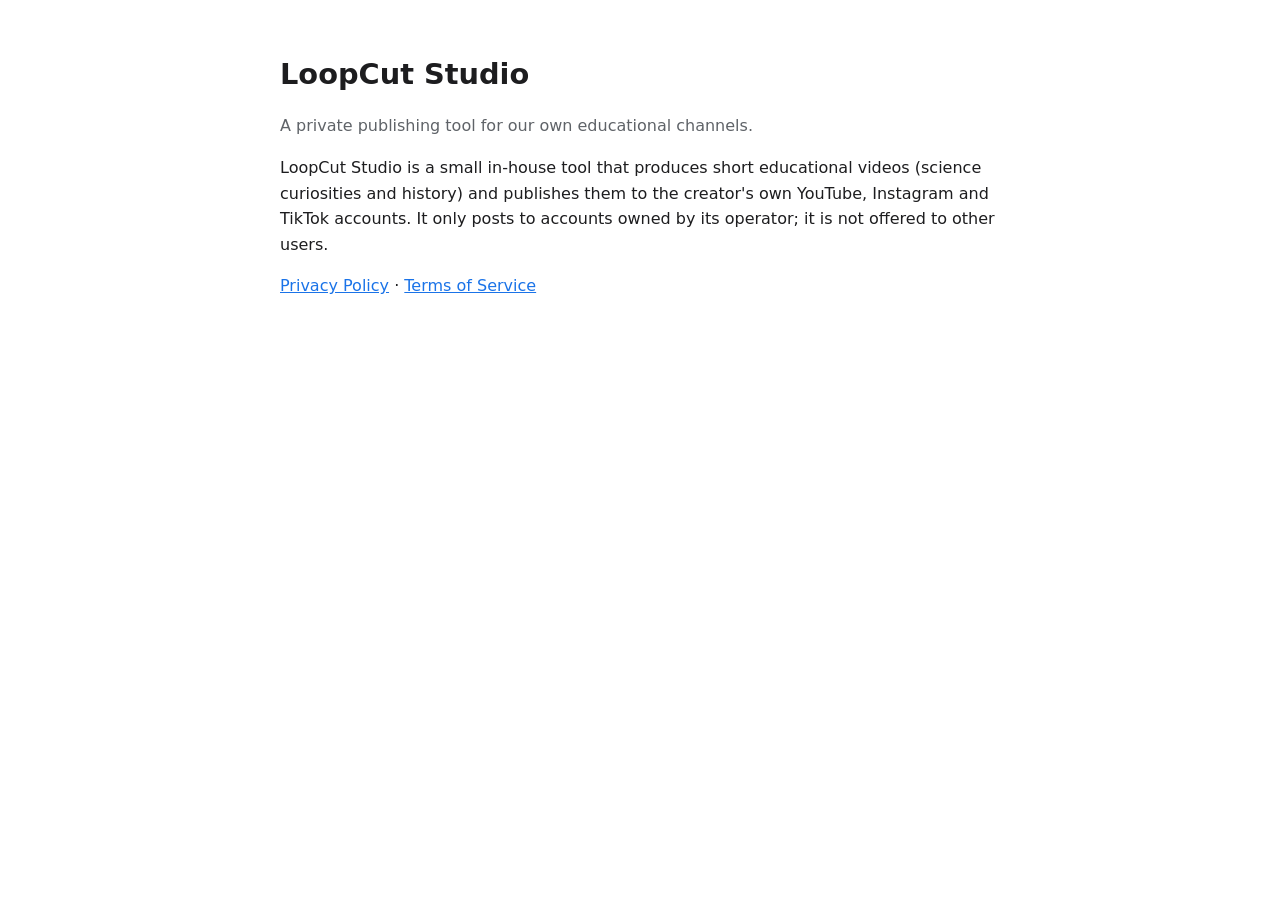
<file: index.html>
<!doctype html>
<html lang="en">
<head>
<meta charset="utf-8">
<meta name="viewport" content="width=device-width, initial-scale=1">
<title>LoopCut Studio</title>
<link rel="stylesheet" href="style.css">
</head>
<body>
<main>
<h1>LoopCut Studio</h1>
<p class="muted">A private publishing tool for our own educational channels.</p>
<p>LoopCut Studio is a small in-house tool that produces short educational videos (science curiosities and history)
and publishes them to the creator's own YouTube, Instagram and TikTok accounts. It only posts to accounts owned by
its operator; it is not offered to other users.</p>
<p><a href="privacy.html">Privacy Policy</a> · <a href="terms.html">Terms of Service</a></p>
</main>
</body>
</html>
</file>
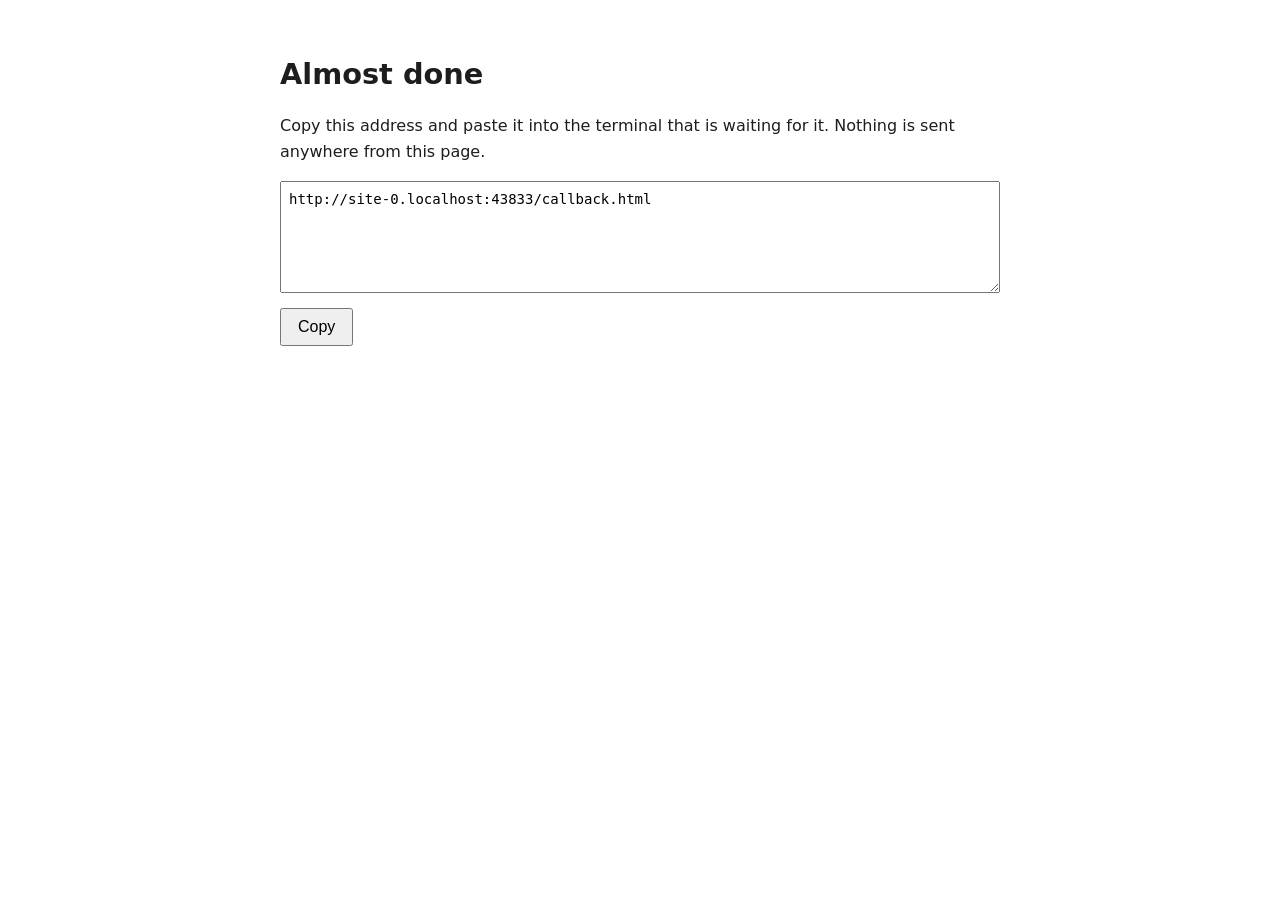
<file: callback.html>
<!doctype html>
<html lang="en">
<head>
<meta charset="utf-8">
<meta name="viewport" content="width=device-width, initial-scale=1">
<meta name="robots" content="noindex">
<meta name="referrer" content="no-referrer">
<title>Login complete</title>
<link rel="stylesheet" href="style.css">
</head>
<body>
<main>
<h1>Almost done</h1>
<p>Copy this address and paste it into the terminal that is waiting for it. Nothing is sent anywhere from this page.</p>
<textarea id="url" readonly></textarea>
<button id="copy" type="button">Copy</button>
<p id="note" class="muted"></p>
</main>
<script>
  const box = document.getElementById("url");
  box.value = window.location.href;
  document.getElementById("copy").addEventListener("click", async () => {
    try { await navigator.clipboard.writeText(box.value); document.getElementById("note").textContent = "Copied."; }
    catch (e) { box.select(); document.getElementById("note").textContent = "Press Ctrl+C to copy."; }
  });
</script>
</body>
</html>
</file>
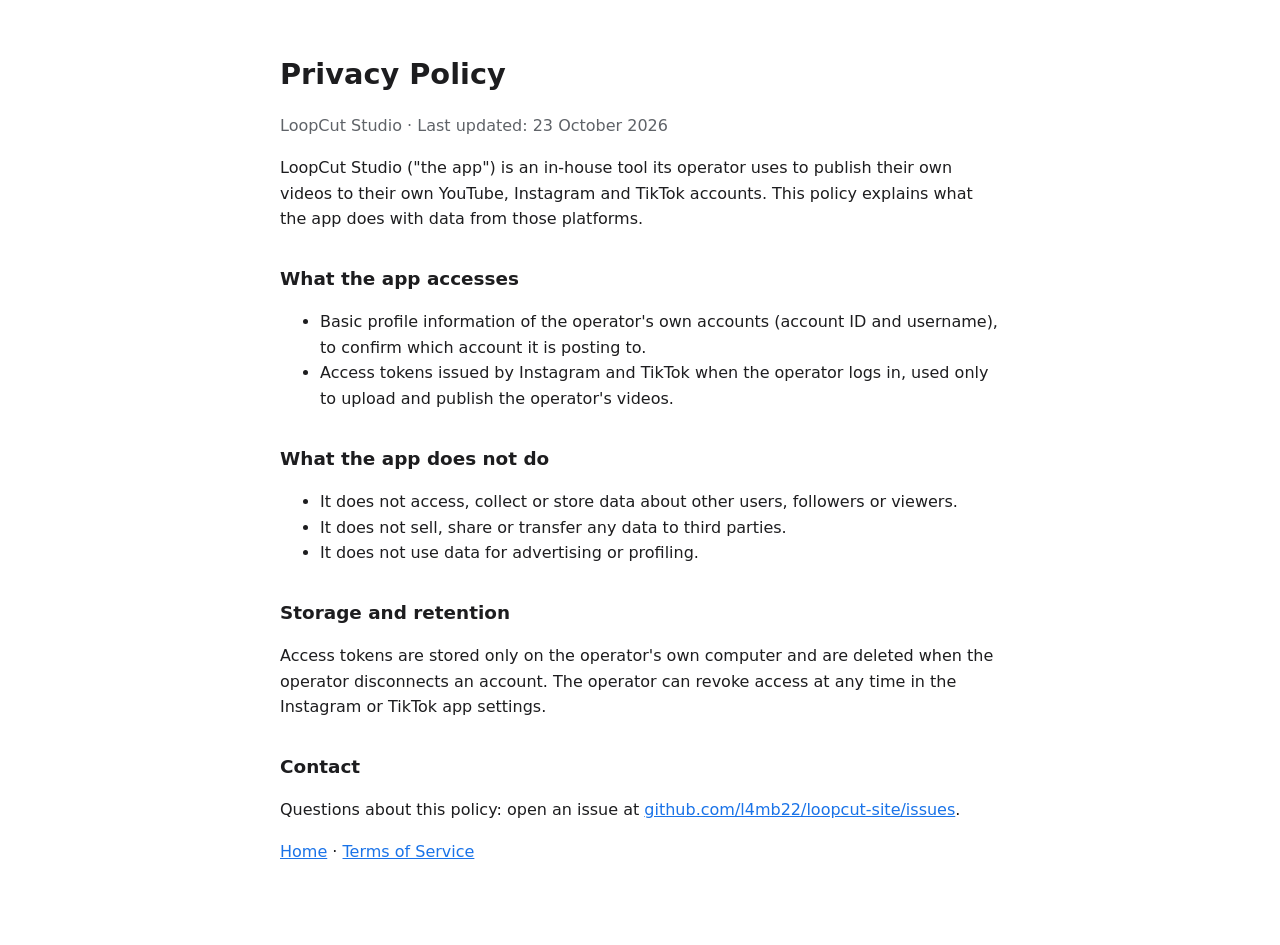
<file: privacy.html>
<!doctype html>
<html lang="en">
<head>
<meta charset="utf-8">
<meta name="viewport" content="width=device-width, initial-scale=1">
<title>Privacy Policy</title>
<link rel="stylesheet" href="style.css">
</head>
<body>
<main>
<h1>Privacy Policy</h1>
<p class="muted">LoopCut Studio · Last updated: 23 October 2026</p>

<p>LoopCut Studio ("the app") is an in-house tool its operator uses to publish their own videos to their own
YouTube, Instagram and TikTok accounts. This policy explains what the app does with data from those platforms.</p>

<h2>What the app accesses</h2>
<ul>
<li>Basic profile information of the operator's own accounts (account ID and username), to confirm which account
it is posting to.</li>
<li>Access tokens issued by Instagram and TikTok when the operator logs in, used only to upload and publish the
operator's videos.</li>
</ul>

<h2>What the app does not do</h2>
<ul>
<li>It does not access, collect or store data about other users, followers or viewers.</li>
<li>It does not sell, share or transfer any data to third parties.</li>
<li>It does not use data for advertising or profiling.</li>
</ul>

<h2>Storage and retention</h2>
<p>Access tokens are stored only on the operator's own computer and are deleted when the operator disconnects an
account. The operator can revoke access at any time in the Instagram or TikTok app settings.</p>

<h2>Contact</h2>
<p>Questions about this policy: open an issue at
<a href="https://github.com/l4mb22/loopcut-site/issues">github.com/l4mb22/loopcut-site/issues</a>.</p>

<p><a href="index.html">Home</a> · <a href="terms.html">Terms of Service</a></p>
</main>
</body>
</html>
</file>
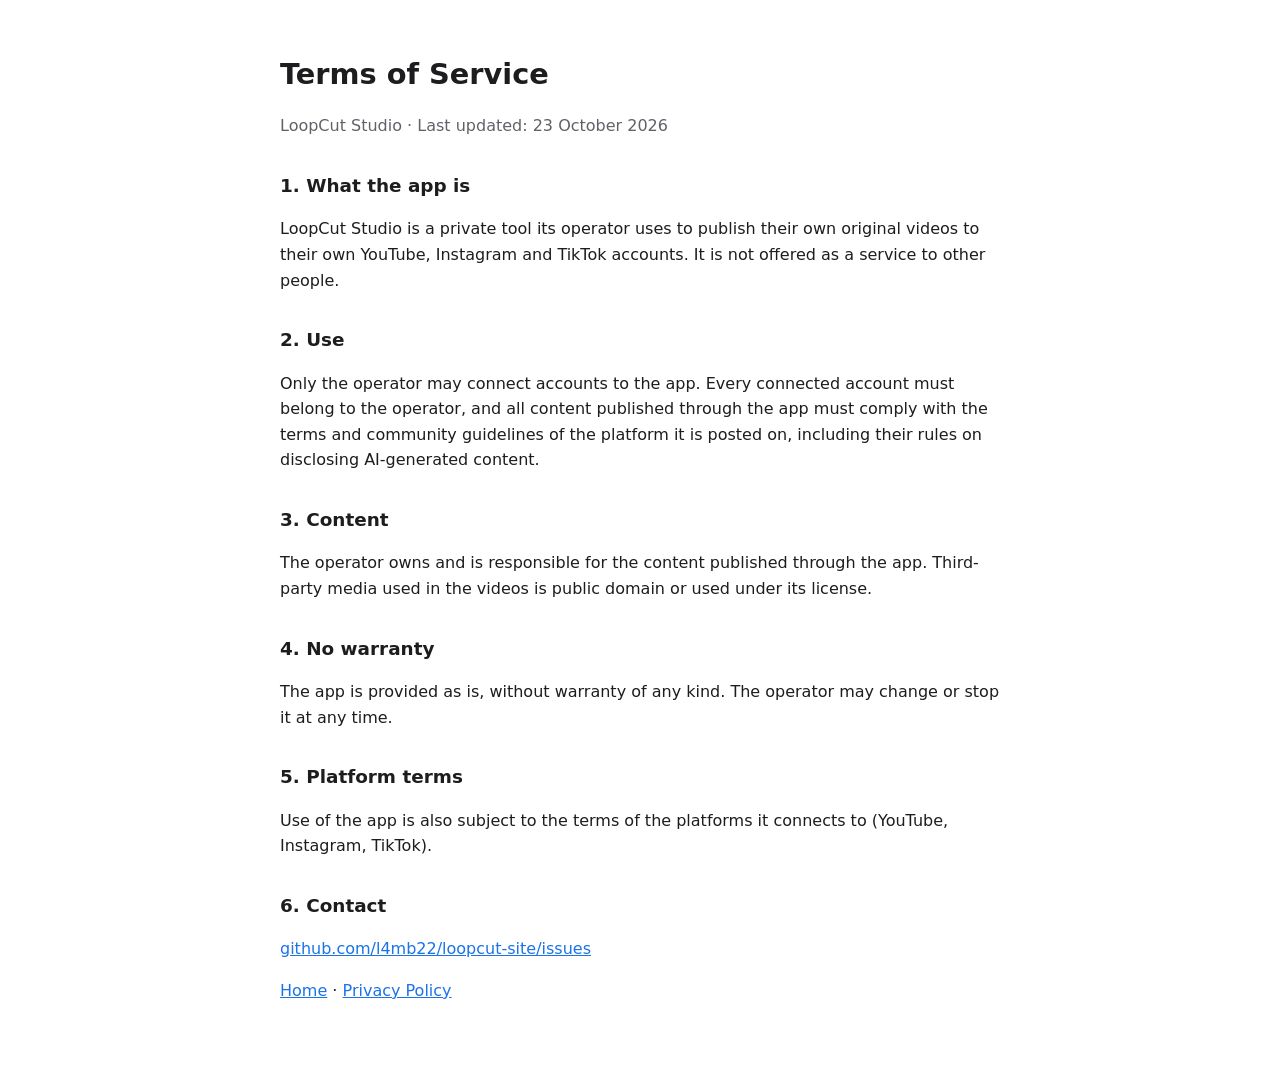
<file: terms.html>
<!doctype html>
<html lang="en">
<head>
<meta charset="utf-8">
<meta name="viewport" content="width=device-width, initial-scale=1">
<title>Terms of Service</title>
<link rel="stylesheet" href="style.css">
</head>
<body>
<main>
<h1>Terms of Service</h1>
<p class="muted">LoopCut Studio · Last updated: 23 October 2026</p>

<h2>1. What the app is</h2>
<p>LoopCut Studio is a private tool its operator uses to publish their own original videos to their own YouTube,
Instagram and TikTok accounts. It is not offered as a service to other people.</p>

<h2>2. Use</h2>
<p>Only the operator may connect accounts to the app. Every connected account must belong to the operator, and all
content published through the app must comply with the terms and community guidelines of the platform it is posted
on, including their rules on disclosing AI-generated content.</p>

<h2>3. Content</h2>
<p>The operator owns and is responsible for the content published through the app. Third-party media used in the
videos is public domain or used under its license.</p>

<h2>4. No warranty</h2>
<p>The app is provided as is, without warranty of any kind. The operator may change or stop it at any time.</p>

<h2>5. Platform terms</h2>
<p>Use of the app is also subject to the terms of the platforms it connects to (YouTube, Instagram, TikTok).</p>

<h2>6. Contact</h2>
<p><a href="https://github.com/l4mb22/loopcut-site/issues">github.com/l4mb22/loopcut-site/issues</a></p>

<p><a href="index.html">Home</a> · <a href="privacy.html">Privacy Policy</a></p>
</main>
</body>
</html>
</file>
<file: style.css>
:root { --bg: #ffffff; --fg: #1d1d1f; --muted: #5f6368; --accent: #1a73e8; }
@media (prefers-color-scheme: dark) { :root { --bg: #121212; --fg: #ececec; --muted: #a0a0a0; --accent: #8ab4f8; } }
body { margin: 0; background: var(--bg); color: var(--fg); font: 16px/1.6 system-ui, sans-serif; }
main { max-width: 720px; margin: 0 auto; padding: 32px 16px 64px; }
h1 { font-size: 1.8rem; margin-bottom: 0.2rem; }
h2 { font-size: 1.15rem; margin-top: 2rem; }
.muted { color: var(--muted); }
a { color: var(--accent); }
code, textarea { font: 14px/1.4 ui-monospace, monospace; }
textarea { width: 100%; box-sizing: border-box; min-height: 7rem; padding: 8px; }
button { margin-top: 8px; padding: 8px 16px; font-size: 1rem; cursor: pointer; }
</file>
